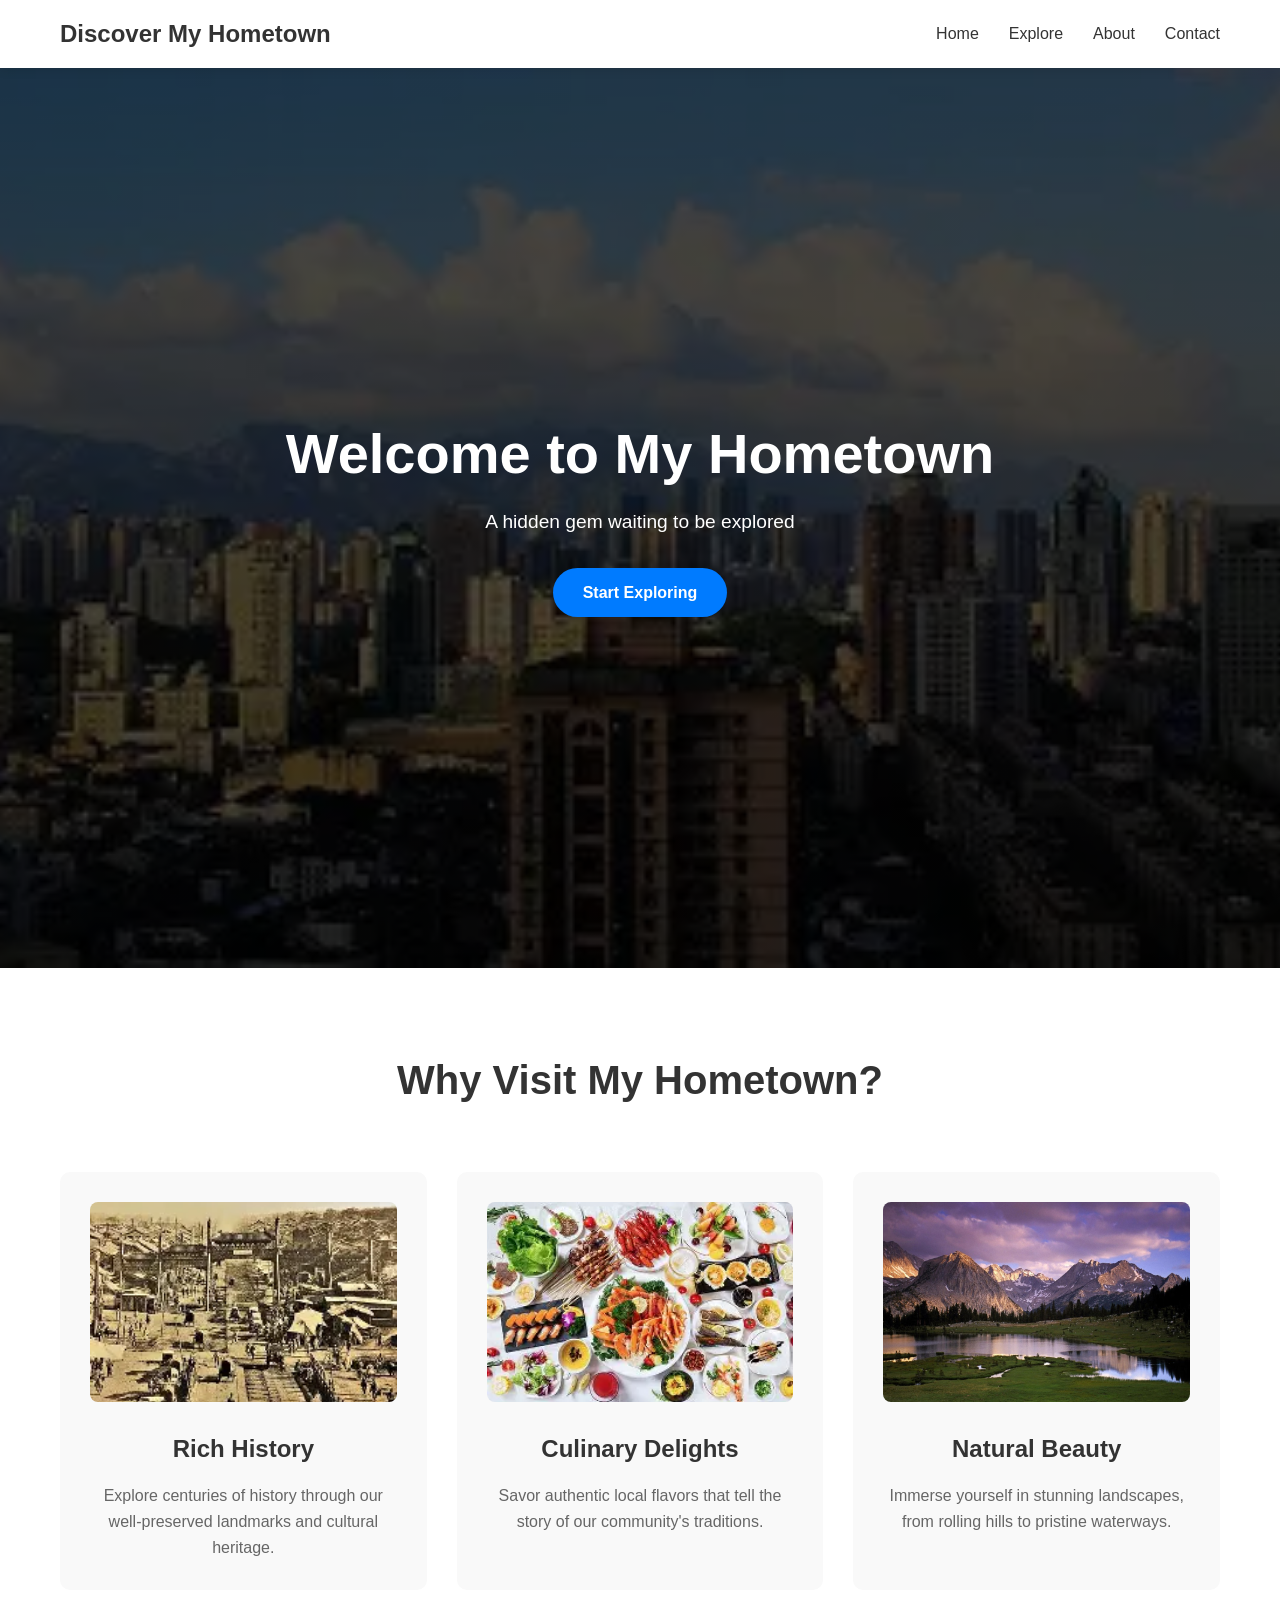
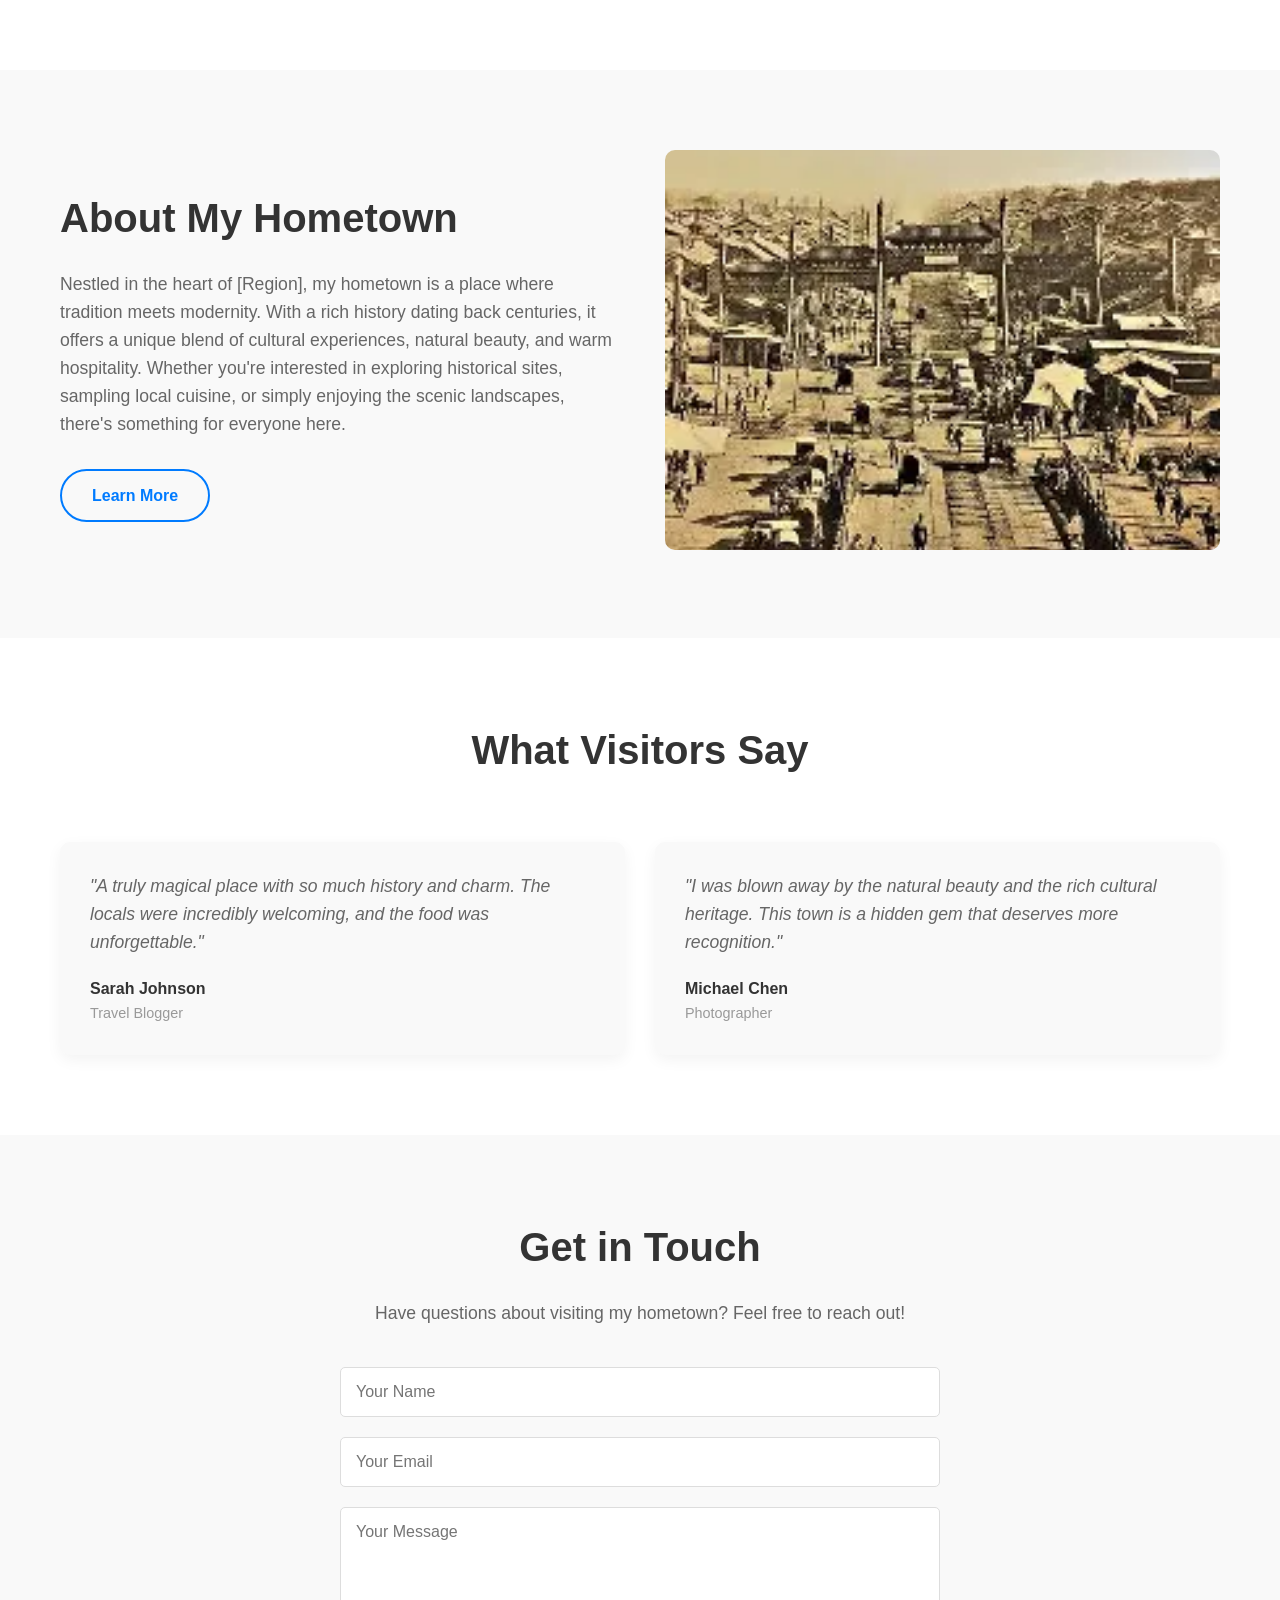
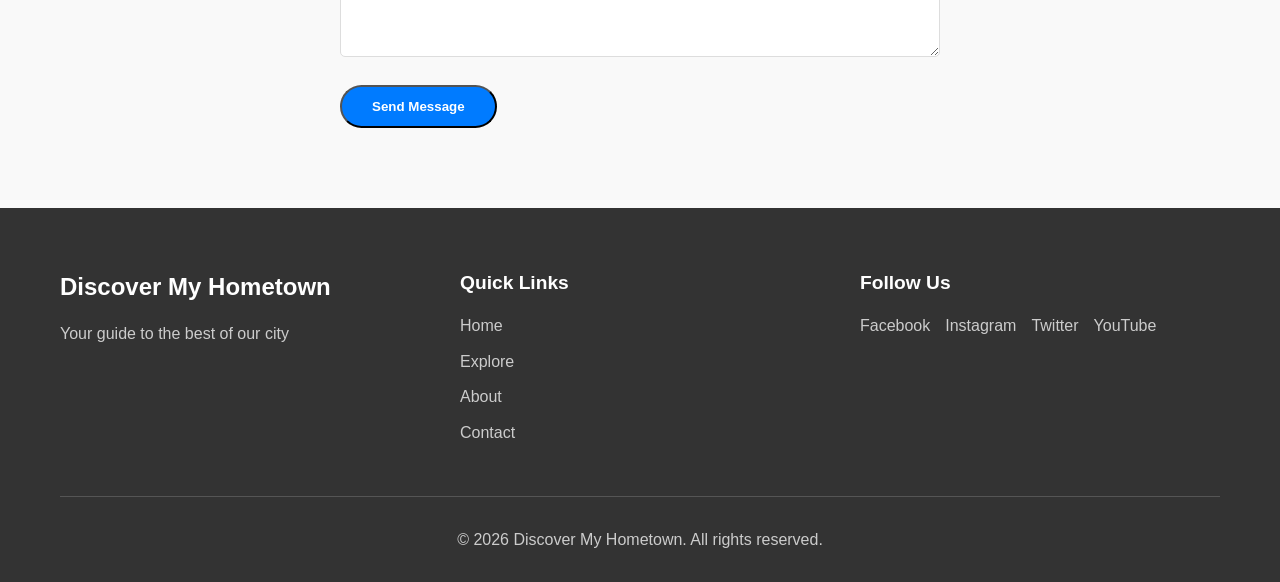
<file: index.html>
<!DOCTYPE html>
<html lang="en">
<head>
	<!-- Google tag (gtag.js) -->
<script async src="https://www.googletagmanager.com/gtag/js?id=G-EKVW2F2YYE"></script>
<script>
  window.dataLayer = window.dataLayer || [];
  function gtag(){dataLayer.push(arguments);}
  gtag('js', new Date());

  gtag('config', 'G-EKVW2F2YYE');
</script>
    <meta charset="UTF-8">
    <meta name="viewport" content="width=device-width, initial-scale=1.0">
    <title>Discover My Hometown - Welcome</title>
    <link rel="stylesheet" href="css/styles.css">
</head>
<body>
    <!-- Navigation -->
    <nav class="navbar">
        <div class="container">
            <div class="logo">Discover My Hometown</div>
            <ul class="nav-links">
                <li><a href="index.html">Home</a></li>
                <li><a href="explore.html">Explore</a></li>
                <li><a href="#about">About</a></li>
                <li><a href="#contact">Contact</a></li>
            </ul>
            <div class="hamburger">
                <span></span>
                <span></span>
                <span></span>
            </div>
        </div>
    </nav>

    <!-- Hero Section -->
    <section class="hero">
        <div class="hero-content">
            <h1>Welcome to My Hometown</h1>
            <p>A hidden gem waiting to be explored</p>
            <a href="explore.html" class="btn-primary">Start Exploring</a>
        </div>
    </section>

    <!-- Features Section -->
    <section class="features">
        <div class="container">
            <h2>Why Visit My Hometown?</h2>
            <div class="feature-grid">
                <div class="feature-item">
                    <img src="./images/jx1.webp" alt="Historical Landmarks">
                    <h3>Rich History</h3>
                    <p>Explore centuries of history through our well-preserved landmarks and cultural heritage.</p>
                </div>
                <div class="feature-item">
                    <img src="./images/jx2.webp" alt="Local Cuisine">
                    <h3>Culinary Delights</h3>
                    <p>Savor authentic local flavors that tell the story of our community's traditions.</p>
                </div>
                <div class="feature-item">
                    <img src="./images/jx3.jpg" alt="Natural Beauty">
                    <h3>Natural Beauty</h3>
                    <p>Immerse yourself in stunning landscapes, from rolling hills to pristine waterways.</p>
                </div>
            </div>
        </div>
    </section>

    <!-- About Section -->
    <section id="about" class="about">
        <div class="container">
            <div class="about-content">
                <div class="about-text">
                    <h2>About My Hometown</h2>
                    <p>Nestled in the heart of [Region], my hometown is a place where tradition meets modernity. With a rich history dating back centuries, it offers a unique blend of cultural experiences, natural beauty, and warm hospitality. Whether you're interested in exploring historical sites, sampling local cuisine, or simply enjoying the scenic landscapes, there's something for everyone here.</p>
                    <a href="explore.html" class="btn-secondary">Learn More</a>
                </div>
                <div class="about-image">
                    <img src="./images/jx1.webp" alt="Town Center">
                </div>
            </div>
        </div>
    </section>

    <!-- Testimonials Section -->
    <section class="testimonials">
        <div class="container">
            <h2>What Visitors Say</h2>
            <div class="testimonial-grid">
                <div class="testimonial-item">
                    <p>"A truly magical place with so much history and charm. The locals were incredibly welcoming, and the food was unforgettable."</p>
                    <div class="testimonial-author">
                        <strong>Sarah Johnson</strong>
                        <span>Travel Blogger</span>
                    </div>
                </div>
                <div class="testimonial-item">
                    <p>"I was blown away by the natural beauty and the rich cultural heritage. This town is a hidden gem that deserves more recognition."</p>
                    <div class="testimonial-author">
                        <strong>Michael Chen</strong>
                        <span>Photographer</span>
                    </div>
                </div>
            </div>
        </div>
    </section>

    <!-- Contact Section -->
    <section id="contact" class="contact">
        <div class="container">
            <h2>Get in Touch</h2>
            <p>Have questions about visiting my hometown? Feel free to reach out!</p>
            <form class="contact-form">
                <div class="form-group">
                    <input type="text" placeholder="Your Name" required>
                </div>
                <div class="form-group">
                    <input type="email" placeholder="Your Email" required>
                </div>
                <div class="form-group">
                    <textarea placeholder="Your Message" rows="4" required></textarea>
                </div>
                <button type="submit" class="btn-primary">Send Message</button>
            </form>
        </div>
    </section>

    <!-- Footer -->
    <footer class="footer">
        <div class="container">
            <div class="footer-content">
                <div class="footer-info">
                    <h3>Discover My Hometown</h3>
                    <p>Your guide to the best of our city</p>
                </div>
                <div class="footer-links">
                    <h4>Quick Links</h4>
                    <ul>
                        <li><a href="index.html">Home</a></li>
                        <li><a href="explore.html">Explore</a></li>
                        <li><a href="#about">About</a></li>
                        <li><a href="#contact">Contact</a></li>
                    </ul>
                </div>
                <div class="footer-social">
                    <h4>Follow Us</h4>
                    <div class="social-links">
                        <a href="#">Facebook</a>
                        <a href="#">Instagram</a>
                        <a href="#">Twitter</a>
                        <a href="#">YouTube</a>
                    </div>
                </div>
            </div>
            <div class="footer-bottom">
                <p>&copy; 2026 Discover My Hometown. All rights reserved.</p>
            </div>
        </div>
    </footer>

    <script src="js/scripts.js"></script>
</body>
</html>
</file>
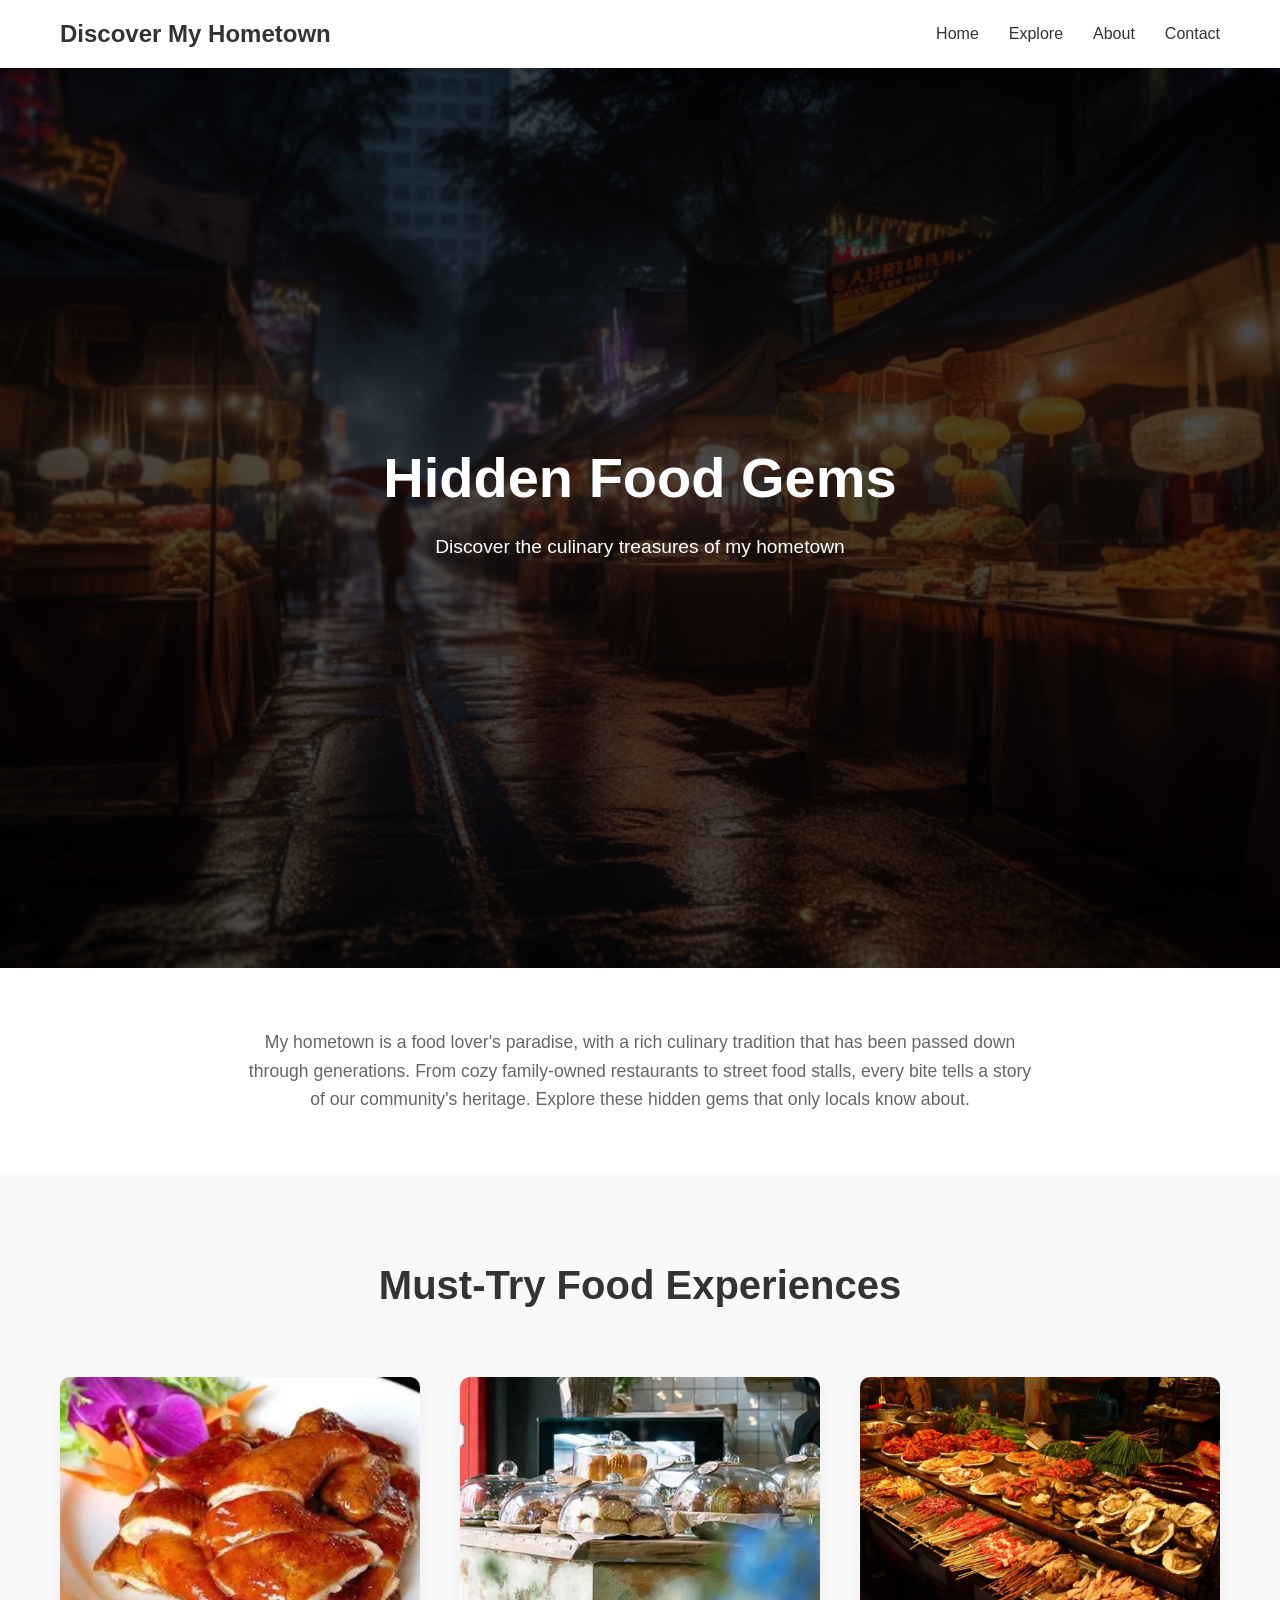
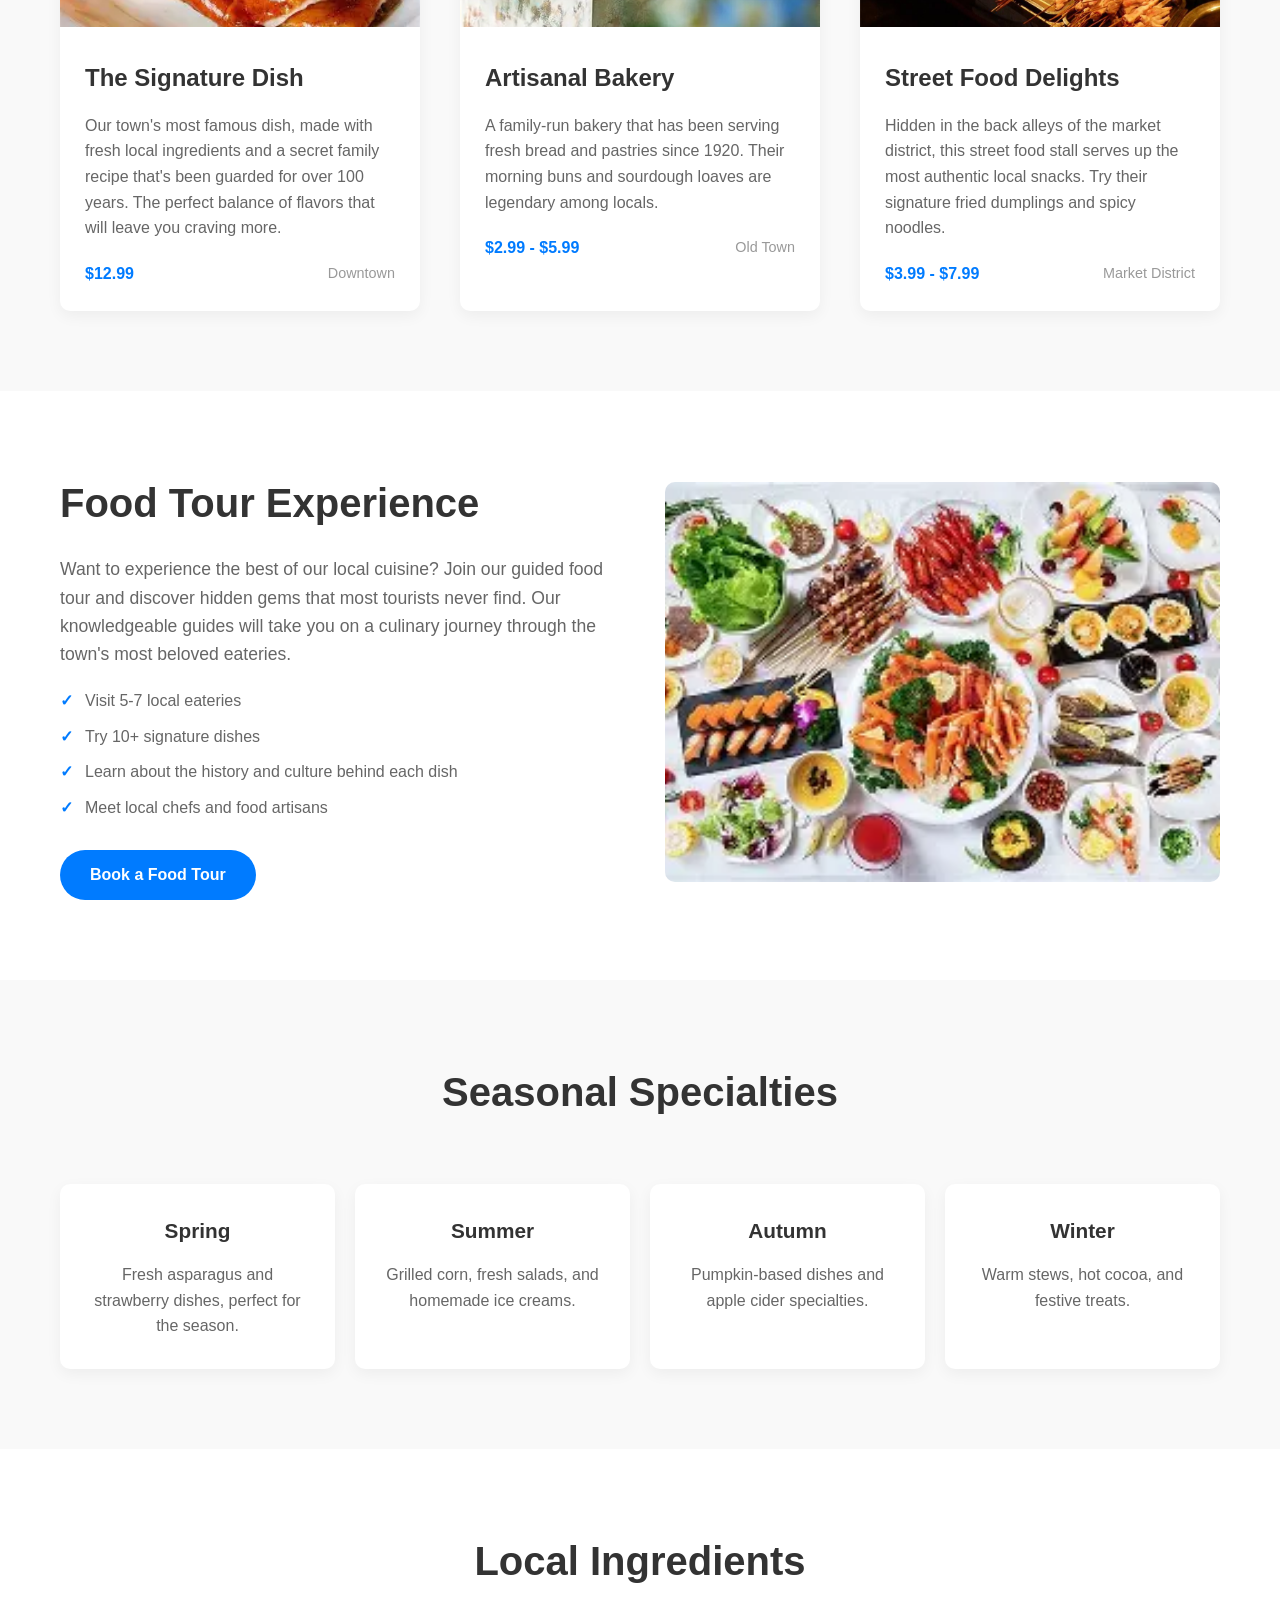
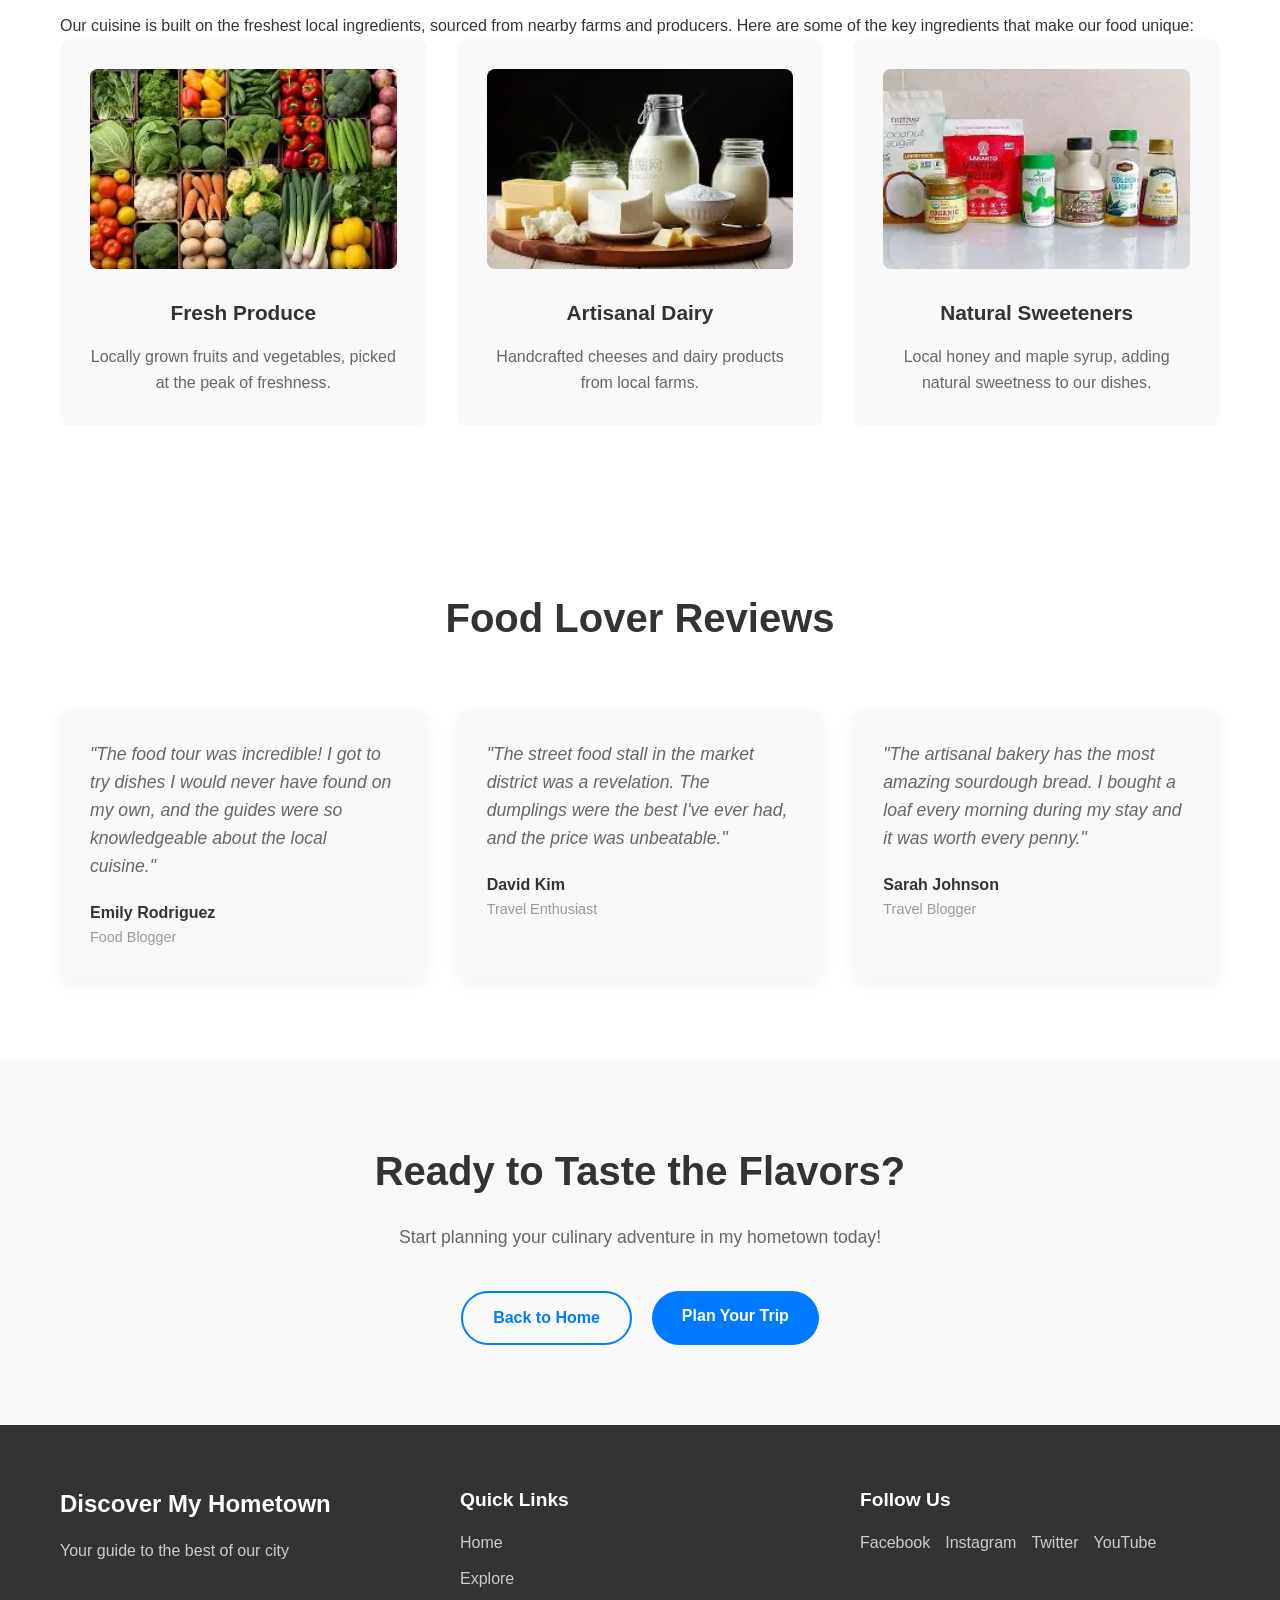
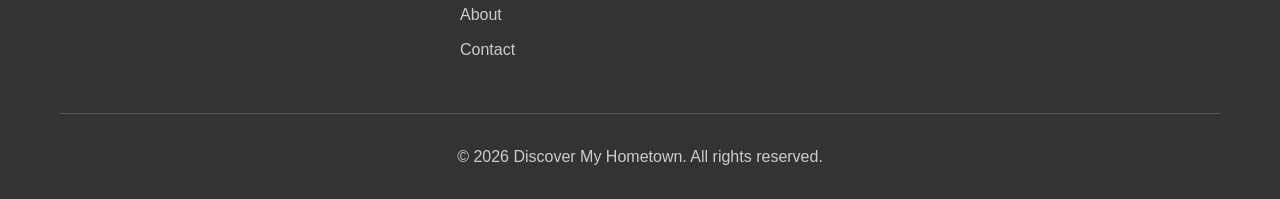
<file: explore.html>
<!DOCTYPE html>
<html lang="en">
<head>
	<!-- Google tag (gtag.js) -->
<script async src="https://www.googletagmanager.com/gtag/js?id=G-EKVW2F2YYE"></script>
<script>
  window.dataLayer = window.dataLayer || [];
  function gtag(){dataLayer.push(arguments);}
  gtag('js', new Date());

  gtag('config', 'G-EKVW2F2YYE');
</script>
    <meta charset="UTF-8">
    <meta name="viewport" content="width=device-width, initial-scale=1.0">
    <title>Hidden Food Gems - My Hometown</title>
    <link rel="stylesheet" href="css/styles.css">
</head>
<body>
    <!-- Navigation -->
    <nav class="navbar">
        <div class="container">
            <div class="logo">Discover My Hometown</div>
            <ul class="nav-links">
                <li><a href="index.html">Home</a></li>
                <li><a href="explore.html">Explore</a></li>
                <li><a href="index.html#about">About</a></li>
                <li><a href="index.html#contact">Contact</a></li>
            </ul>
            <div class="hamburger">
                <span></span>
                <span></span>
                <span></span>
            </div>
        </div>
    </nav>

    <!-- Hero Section -->
    <section class="hero explore-hero">
        <div class="hero-content">
            <h1>Hidden Food Gems</h1>
            <p>Discover the culinary treasures of my hometown</p>
        </div>
    </section>

    <!-- Introduction Section -->
    <section class="intro">
        <div class="container">
            <p>My hometown is a food lover's paradise, with a rich culinary tradition that has been passed down through generations. From cozy family-owned restaurants to street food stalls, every bite tells a story of our community's heritage. Explore these hidden gems that only locals know about.</p>
        </div>
    </section>

    <!-- Food Gems Grid -->
    <section class="food-gems">
        <div class="container">
            <h2>Must-Try Food Experiences</h2>
            <div class="food-grid">
                <!-- Food Item 1 -->
                <div class="food-item">
                    <div class="food-image">
                        <img src="./images/c1.webp" alt="Local Speciality">
                    </div>
                    <div class="food-content">
                        <h3>The Signature Dish</h3>
                        <p>Our town's most famous dish, made with fresh local ingredients and a secret family recipe that's been guarded for over 100 years. The perfect balance of flavors that will leave you craving more.</p>
                        <div class="food-info">
                            <span class="price">$12.99</span>
                            <span class="location">Downtown</span>
                        </div>
                    </div>
                </div>

                <!-- Food Item 2 -->
                <div class="food-item">
                    <div class="food-image">
                        <img src="./images/c2.webp" alt="Artisanal Bakery">
                    </div>
                    <div class="food-content">
                        <h3>Artisanal Bakery</h3>
                        <p>A family-run bakery that has been serving fresh bread and pastries since 1920. Their morning buns and sourdough loaves are legendary among locals.</p>
                        <div class="food-info">
                            <span class="price">$2.99 - $5.99</span>
                            <span class="location">Old Town</span>
                        </div>
                    </div>
                </div>

                <!-- Food Item 3 -->
                <div class="food-item">
                    <div class="food-image">
                        <img src="./images/c3.jpg" alt="Street Food Stall">
                    </div>
                    <div class="food-content">
                        <h3>Street Food Delights</h3>
                        <p>Hidden in the back alleys of the market district, this street food stall serves up the most authentic local snacks. Try their signature fried dumplings and spicy noodles.</p>
                        <div class="food-info">
                            <span class="price">$3.99 - $7.99</span>
                            <span class="location">Market District</span>
                        </div>
                    </div>
                </div>
            </div>
        </div>
    </section>

    <!-- Food Tour Section -->
    <section class="food-tour">
        <div class="container">
            <div class="tour-content">
                <div class="tour-text">
                    <h2>Food Tour Experience</h2>
                    <p>Want to experience the best of our local cuisine? Join our guided food tour and discover hidden gems that most tourists never find. Our knowledgeable guides will take you on a culinary journey through the town's most beloved eateries.</p>
                    <ul class="tour-highlights">
                        <li>Visit 5-7 local eateries</li>
                        <li>Try 10+ signature dishes</li>
                        <li>Learn about the history and culture behind each dish</li>
                        <li>Meet local chefs and food artisans</li>
                    </ul>
                    <a href="#" class="btn-primary">Book a Food Tour</a>
                </div>
                <div class="tour-image">
                    <img src="./images/jx2.webp" alt="Food Tour">
                </div>
            </div>
        </div>
    </section>

    <!-- Seasonal Specialties -->
    <section class="seasonal-specialties">
        <div class="container">
            <h2>Seasonal Specialties</h2>
            <div class="seasonal-grid">
                <div class="seasonal-item">
                    <h3>Spring</h3>
                    <p>Fresh asparagus and strawberry dishes, perfect for the season.</p>
                </div>
                <div class="seasonal-item">
                    <h3>Summer</h3>
                    <p>Grilled corn, fresh salads, and homemade ice creams.</p>
                </div>
                <div class="seasonal-item">
                    <h3>Autumn</h3>
                    <p>Pumpkin-based dishes and apple cider specialties.</p>
                </div>
                <div class="seasonal-item">
                    <h3>Winter</h3>
                    <p>Warm stews, hot cocoa, and festive treats.</p>
                </div>
            </div>
        </div>
    </section>

    <!-- Local Ingredients -->
    <section class="local-ingredients">
        <div class="container">
            <h2>Local Ingredients</h2>
            <p>Our cuisine is built on the freshest local ingredients, sourced from nearby farms and producers. Here are some of the key ingredients that make our food unique:</p>
            <div class="ingredients-grid">
                <div class="ingredient-item">
                    <img src="./images/sc1.webp" alt="Local Produce">
                    <h3>Fresh Produce</h3>
                    <p>Locally grown fruits and vegetables, picked at the peak of freshness.</p>
                </div>
                <div class="ingredient-item">
                    <img src="./images/sc2.webp" alt="Artisanal Dairy">
                    <h3>Artisanal Dairy</h3>
                    <p>Handcrafted cheeses and dairy products from local farms.</p>
                </div>
                <div class="ingredient-item">
                    <img src="./images/sc3.webp" alt="Local Sweeteners">
                    <h3>Natural Sweeteners</h3>
                    <p>Local honey and maple syrup, adding natural sweetness to our dishes.</p>
                </div>
            </div>
        </div>
    </section>

    <!-- Testimonials Section -->
    <section class="testimonials">
        <div class="container">
            <h2>Food Lover Reviews</h2>
            <div class="testimonial-grid">
                <div class="testimonial-item">
                    <p>"The food tour was incredible! I got to try dishes I would never have found on my own, and the guides were so knowledgeable about the local cuisine."</p>
                    <div class="testimonial-author">
                        <strong>Emily Rodriguez</strong>
                        <span>Food Blogger</span>
                    </div>
                </div>
                <div class="testimonial-item">
                    <p>"The street food stall in the market district was a revelation. The dumplings were the best I've ever had, and the price was unbeatable."</p>
                    <div class="testimonial-author">
                        <strong>David Kim</strong>
                        <span>Travel Enthusiast</span>
                    </div>
                </div>
                <div class="testimonial-item">
                    <p>"The artisanal bakery has the most amazing sourdough bread. I bought a loaf every morning during my stay and it was worth every penny."</p>
                    <div class="testimonial-author">
                        <strong>Sarah Johnson</strong>
                        <span>Travel Blogger</span>
                    </div>
                </div>
            </div>
        </div>
    </section>

    <!-- CTA Section -->
    <section class="cta">
        <div class="container">
            <h2>Ready to Taste the Flavors?</h2>
            <p>Start planning your culinary adventure in my hometown today!</p>
            <div class="cta-buttons">
                <a href="index.html" class="btn-secondary">Back to Home</a>
                <a href="#" class="btn-primary">Plan Your Trip</a>
            </div>
        </div>
    </section>

    <!-- Footer -->
    <footer class="footer">
        <div class="container">
            <div class="footer-content">
                <div class="footer-info">
                    <h3>Discover My Hometown</h3>
                    <p>Your guide to the best of our city</p>
                </div>
                <div class="footer-links">
                    <h4>Quick Links</h4>
                    <ul>
                        <li><a href="index.html">Home</a></li>
                        <li><a href="explore.html">Explore</a></li>
                        <li><a href="index.html#about">About</a></li>
                        <li><a href="index.html#contact">Contact</a></li>
                    </ul>
                </div>
                <div class="footer-social">
                    <h4>Follow Us</h4>
                    <div class="social-links">
                        <a href="#">Facebook</a>
                        <a href="#">Instagram</a>
                        <a href="#">Twitter</a>
                        <a href="#">YouTube</a>
                    </div>
                </div>
            </div>
            <div class="footer-bottom">
                <p>&copy; 2026 Discover My Hometown. All rights reserved.</p>
            </div>
        </div>
    </footer>

    <script src="js/scripts.js"></script>
</body>
</html>
</file>
<file: css/styles.css>
/* Reset and Base Styles */
* {
    margin: 0;
    padding: 0;
    box-sizing: border-box;
}

body {
    font-family: 'Segoe UI', Tahoma, Geneva, Verdana, sans-serif;
    line-height: 1.6;
    color: #333;
    background-color: #f9f9f9;
}

.container {
    max-width: 1200px;
    margin: 0 auto;
    padding: 0 20px;
}

/* Navigation */
.navbar {
    background-color: #fff;
    box-shadow: 0 2px 10px rgba(0,0,0,0.1);
    position: sticky;
    top: 0;
    z-index: 1000;
}

.navbar .container {
    display: flex;
    justify-content: space-between;
    align-items: center;
    padding: 15px 20px;
}

.logo {
    font-size: 1.5rem;
    font-weight: 700;
    color: #333;
}

.nav-links {
    display: flex;
    list-style: none;
}

.nav-links li {
    margin-left: 30px;
}

.nav-links a {
    text-decoration: none;
    color: #333;
    font-weight: 500;
    transition: color 0.3s ease;
}

.nav-links a:hover {
    color: #007bff;
}

.hamburger {
    display: none;
    cursor: pointer;
}

.hamburger span {
    display: block;
    width: 25px;
    height: 3px;
    background-color: #333;
    margin: 5px 0;
    transition: all 0.3s ease;
}

/* Hero Section */
.hero {
    background-image: linear-gradient(rgba(0,0,0,0.7), rgba(0,0,0,0.7)), url('../images/banner.webp');
    background-size: cover;
    background-position: center;
    height: 100vh;
    display: flex;
    align-items: center;
    justify-content: center;
    text-align: center;
    color: #fff;
}

.explore-hero {
    background-image: linear-gradient(rgba(0,0,0,0.7), rgba(0,0,0,0.7)), url('../images/banner1.png');
}

.hero-content {
    max-width: 800px;
    padding: 0 20px;
}

.hero h1 {
    font-size: 3.5rem;
    margin-bottom: 20px;
    line-height: 1.2;
}

.hero p {
    font-size: 1.2rem;
    margin-bottom: 30px;
}

.btn-primary {
    display: inline-block;
    background-color: #007bff;
    color: #fff;
    padding: 12px 30px;
    border-radius: 50px;
    text-decoration: none;
    font-weight: 600;
    transition: all 0.3s ease;
}

.btn-primary:hover {
    background-color: #0056b3;
    transform: translateY(-2px);
    box-shadow: 0 5px 15px rgba(0,123,255,0.3);
}

.btn-secondary {
    display: inline-block;
    background-color: transparent;
    color: #007bff;
    padding: 12px 30px;
    border: 2px solid #007bff;
    border-radius: 50px;
    text-decoration: none;
    font-weight: 600;
    transition: all 0.3s ease;
}

.btn-secondary:hover {
    background-color: #007bff;
    color: #fff;
}

/* Features Section */
.features {
    padding: 80px 0;
    background-color: #fff;
}

.features h2 {
    text-align: center;
    font-size: 2.5rem;
    margin-bottom: 60px;
    color: #333;
}

.feature-grid {
    display: grid;
    grid-template-columns: repeat(auto-fit, minmax(300px, 1fr));
    gap: 30px;
}

.feature-item {
    text-align: center;
    padding: 30px;
    background-color: #f9f9f9;
    border-radius: 10px;
    transition: transform 0.3s ease, box-shadow 0.3s ease;
}

.feature-item:hover {
    transform: translateY(-10px);
    box-shadow: 0 10px 30px rgba(0,0,0,0.1);
}

.feature-item img {
    width: 100%;
    height: 200px;
    object-fit: cover;
    border-radius: 8px;
    margin-bottom: 20px;
}

.feature-item h3 {
    font-size: 1.5rem;
    margin-bottom: 15px;
    color: #333;
}

.feature-item p {
    color: #666;
}

/* About Section */
.about {
    padding: 80px 0;
    background-color: #f9f9f9;
}

.about-content {
    display: flex;
    flex-wrap: wrap;
    align-items: center;
}

.about-text {
    flex: 1;
    min-width: 300px;
    padding-right: 50px;
}

.about-image {
    flex: 1;
    min-width: 300px;
}

.about-image img {
    width: 100%;
    height: 400px;
    object-fit: cover;
    border-radius: 10px;
}

.about h2 {
    font-size: 2.5rem;
    margin-bottom: 20px;
    color: #333;
}

.about p {
    font-size: 1.1rem;
    margin-bottom: 30px;
    color: #666;
}

/* Testimonials Section */
.testimonials {
    padding: 80px 0;
    background-color: #fff;
}

.testimonials h2 {
    text-align: center;
    font-size: 2.5rem;
    margin-bottom: 60px;
    color: #333;
}

.testimonial-grid {
    display: grid;
    grid-template-columns: repeat(auto-fit, minmax(300px, 1fr));
    gap: 30px;
}

.testimonial-item {
    background-color: #f9f9f9;
    padding: 30px;
    border-radius: 10px;
    box-shadow: 0 5px 15px rgba(0,0,0,0.05);
}

.testimonial-item p {
    font-size: 1.1rem;
    margin-bottom: 20px;
    font-style: italic;
    color: #666;
}

.testimonial-author {
    display: flex;
    flex-direction: column;
}

.testimonial-author strong {
    color: #333;
    font-size: 1rem;
}

.testimonial-author span {
    color: #999;
    font-size: 0.9rem;
}

/* Contact Section */
.contact {
    padding: 80px 0;
    background-color: #f9f9f9;
}

.contact h2 {
    text-align: center;
    font-size: 2.5rem;
    margin-bottom: 20px;
    color: #333;
}

.contact p {
    text-align: center;
    font-size: 1.1rem;
    margin-bottom: 40px;
    color: #666;
}

.contact-form {
    max-width: 600px;
    margin: 0 auto;
}

.form-group {
    margin-bottom: 20px;
}

.form-group input,
.form-group textarea {
    width: 100%;
    padding: 15px;
    border: 1px solid #ddd;
    border-radius: 5px;
    font-size: 1rem;
    font-family: inherit;
}

.form-group textarea {
    resize: vertical;
    min-height: 150px;
}

.form-group input:focus,
.form-group textarea:focus {
    outline: none;
    border-color: #007bff;
    box-shadow: 0 0 0 3px rgba(0,123,255,0.1);
}

/* Footer */
.footer {
    background-color: #333;
    color: #fff;
    padding: 60px 0 30px;
}

.footer-content {
    display: grid;
    grid-template-columns: repeat(auto-fit, minmax(250px, 1fr));
    gap: 40px;
    margin-bottom: 40px;
}

.footer-info h3 {
    font-size: 1.5rem;
    margin-bottom: 15px;
}

.footer-info p {
    color: #ccc;
}

.footer-links h4,
.footer-social h4 {
    font-size: 1.2rem;
    margin-bottom: 15px;
}

.footer-links ul {
    list-style: none;
}

.footer-links li {
    margin-bottom: 10px;
}

.footer-links a {
    color: #ccc;
    text-decoration: none;
    transition: color 0.3s ease;
}

.footer-links a:hover {
    color: #007bff;
}

.social-links {
    display: flex;
    flex-wrap: wrap;
    gap: 15px;
}

.social-links a {
    color: #ccc;
    text-decoration: none;
    transition: color 0.3s ease;
}

.social-links a:hover {
    color: #007bff;
}

.footer-bottom {
    border-top: 1px solid #555;
    padding-top: 30px;
    text-align: center;
    color: #ccc;
}

/* Explore Page Styles */
.intro {
    padding: 60px 0;
    background-color: #fff;
}

.intro p {
    font-size: 1.1rem;
    text-align: center;
    max-width: 800px;
    margin: 0 auto;
    color: #666;
}

.food-gems {
    padding: 80px 0;
    background-color: #f9f9f9;
}

.food-gems h2 {
    text-align: center;
    font-size: 2.5rem;
    margin-bottom: 60px;
    color: #333;
}

.food-grid {
    display: grid;
    grid-template-columns: repeat(auto-fit, minmax(350px, 1fr));
    gap: 40px;
}

.food-item {
    background-color: #fff;
    border-radius: 10px;
    overflow: hidden;
    box-shadow: 0 5px 15px rgba(0,0,0,0.05);
    transition: transform 0.3s ease, box-shadow 0.3s ease;
}

.food-item:hover {
    transform: translateY(-10px);
    box-shadow: 0 10px 30px rgba(0,0,0,0.1);
}

.food-image img {
    width: 100%;
    height: 250px;
    object-fit: cover;
}

.food-content {
    padding: 25px;
}

.food-content h3 {
    font-size: 1.5rem;
    margin-bottom: 15px;
    color: #333;
}

.food-content p {
    color: #666;
    margin-bottom: 20px;
}

.food-info {
    display: flex;
    justify-content: space-between;
    align-items: center;
}

.price {
    font-weight: 600;
    color: #007bff;
}

.location {
    color: #999;
    font-size: 0.9rem;
}

.food-tour {
    padding: 80px 0;
    background-color: #fff;
}

.tour-content {
    display: flex;
    flex-wrap: wrap;
    align-items: center;
}

.tour-text {
    flex: 1;
    min-width: 300px;
    padding-right: 50px;
}

.tour-image {
    flex: 1;
    min-width: 300px;
}

.tour-image img {
    width: 100%;
    height: 400px;
    object-fit: cover;
    border-radius: 10px;
}

.tour-text h2 {
    font-size: 2.5rem;
    margin-bottom: 20px;
    color: #333;
}

.tour-text p {
    font-size: 1.1rem;
    margin-bottom: 20px;
    color: #666;
}

.tour-highlights {
    list-style: none;
    margin-bottom: 30px;
}

.tour-highlights li {
    margin-bottom: 10px;
    padding-left: 25px;
    position: relative;
    color: #666;
}

.tour-highlights li:before {
    content: '✓';
    position: absolute;
    left: 0;
    color: #007bff;
    font-weight: bold;
}

.seasonal-specialties {
    padding: 80px 0;
    background-color: #f9f9f9;
}

.seasonal-specialties h2 {
    text-align: center;
    font-size: 2.5rem;
    margin-bottom: 60px;
    color: #333;
}

.seasonal-grid {
    display: grid;
    grid-template-columns: repeat(auto-fit, minmax(200px, 1fr));
    gap: 20px;
}

.seasonal-item {
    background-color: #fff;
    padding: 30px;
    border-radius: 10px;
    text-align: center;
    box-shadow: 0 5px 15px rgba(0,0,0,0.05);
}

.seasonal-item h3 {
    font-size: 1.3rem;
    margin-bottom: 15px;
    color: #333;
}

.seasonal-item p {
    color: #666;
}

.local-ingredients {
    padding: 80px 0;
    background-color: #fff;
}

.local-ingredients h2 {
    text-align: center;
    font-size: 2.5rem;
    margin-bottom: 20px;
    color: #333;
}

.local-ingredients > p {
    text-align: center;
    font-size: 1.1rem;
    margin-bottom: 60px;
    color: #666;
    max-width: 800px;
    margin-left: auto;
    margin-right: auto;
}

.ingredients-grid {
    display: grid;
    grid-template-columns: repeat(auto-fit, minmax(300px, 1fr));
    gap: 30px;
}

.ingredient-item {
    text-align: center;
    padding: 30px;
    background-color: #f9f9f9;
    border-radius: 10px;
    transition: transform 0.3s ease, box-shadow 0.3s ease;
}

.ingredient-item:hover {
    transform: translateY(-10px);
    box-shadow: 0 10px 30px rgba(0,0,0,0.1);
}

.ingredient-item img {
    width: 100%;
    height: 200px;
    object-fit: cover;
    border-radius: 8px;
    margin-bottom: 20px;
}

.ingredient-item h3 {
    font-size: 1.3rem;
    margin-bottom: 15px;
    color: #333;
}

.ingredient-item p {
    color: #666;
}

.cta {
    padding: 80px 0;
    background-color: #f9f9f9;
    text-align: center;
}

.cta h2 {
    font-size: 2.5rem;
    margin-bottom: 20px;
    color: #333;
}

.cta p {
    font-size: 1.1rem;
    margin-bottom: 40px;
    color: #666;
}

.cta-buttons {
    display: flex;
    justify-content: center;
    gap: 20px;
    flex-wrap: wrap;
}

/* Responsive Design */
@media (max-width: 768px) {
    .nav-links {
        position: fixed;
        top: 70px;
        right: -100%;
        flex-direction: column;
        background-color: #fff;
        width: 100%;
        text-align: center;
        transition: 0.3s;
        box-shadow: 0 10px 27px rgba(0,0,0,0.05);
        padding: 20px 0;
    }

    .nav-links.active {
        right: 0;
    }

    .nav-links li {
        margin: 15px 0;
    }

    .hamburger {
        display: block;
    }

    .hamburger.active span:nth-child(2) {
        opacity: 0;
    }

    .hamburger.active span:nth-child(1) {
        transform: translateY(8px) rotate(45deg);
    }

    .hamburger.active span:nth-child(3) {
        transform: translateY(-8px) rotate(-45deg);
    }

    .hero h1 {
        font-size: 2.5rem;
    }

    .hero p {
        font-size: 1rem;
    }

    .about-text,
    .tour-text {
        padding-right: 0;
        margin-bottom: 30px;
    }

    .cta-buttons {
        flex-direction: column;
        align-items: center;
    }

    .food-grid {
        grid-template-columns: 1fr;
    }

    .feature-grid,
    .testimonial-grid,
    .ingredients-grid {
        grid-template-columns: 1fr;
    }
}

@media (max-width: 480px) {
    .hero h1 {
        font-size: 2rem;
    }

    .features h2,
    .about h2,
    .testimonials h2,
    .contact h2,
    .food-gems h2,
    .tour-text h2,
    .seasonal-specialties h2,
    .local-ingredients h2,
    .cta h2 {
        font-size: 2rem;
    }

    .btn-primary,
    .btn-secondary {
        padding: 10px 20px;
        font-size: 0.9rem;
    }

    .container {
        padding: 0 15px;
    }

    .navbar .container {
        padding: 10px 15px;
    }

    .feature-item,
    .testimonial-item,
    .food-item,
    .ingredient-item {
        padding: 20px;
    }

    .food-content {
        padding: 20px;
    }
}

/* Animation */
@keyframes fadeIn {
    from {
        opacity: 0;
        transform: translateY(20px);
    }
    to {
        opacity: 1;
        transform: translateY(0);
    }
}

.feature-item,
.testimonial-item,
.food-item,
.ingredient-item {
    animation: fadeIn 0.6s ease-out;
}

.feature-item:nth-child(2),
.testimonial-item:nth-child(2),
.food-item:nth-child(2),
.ingredient-item:nth-child(2) {
    animation-delay: 0.2s;
}

.feature-item:nth-child(3),
.testimonial-item:nth-child(3),
.food-item:nth-child(3),
.ingredient-item:nth-child(3) {
    animation-delay: 0.4s;
}

.feature-item:nth-child(4),
.food-item:nth-child(4) {
    animation-delay: 0.6s;
}
</file>
